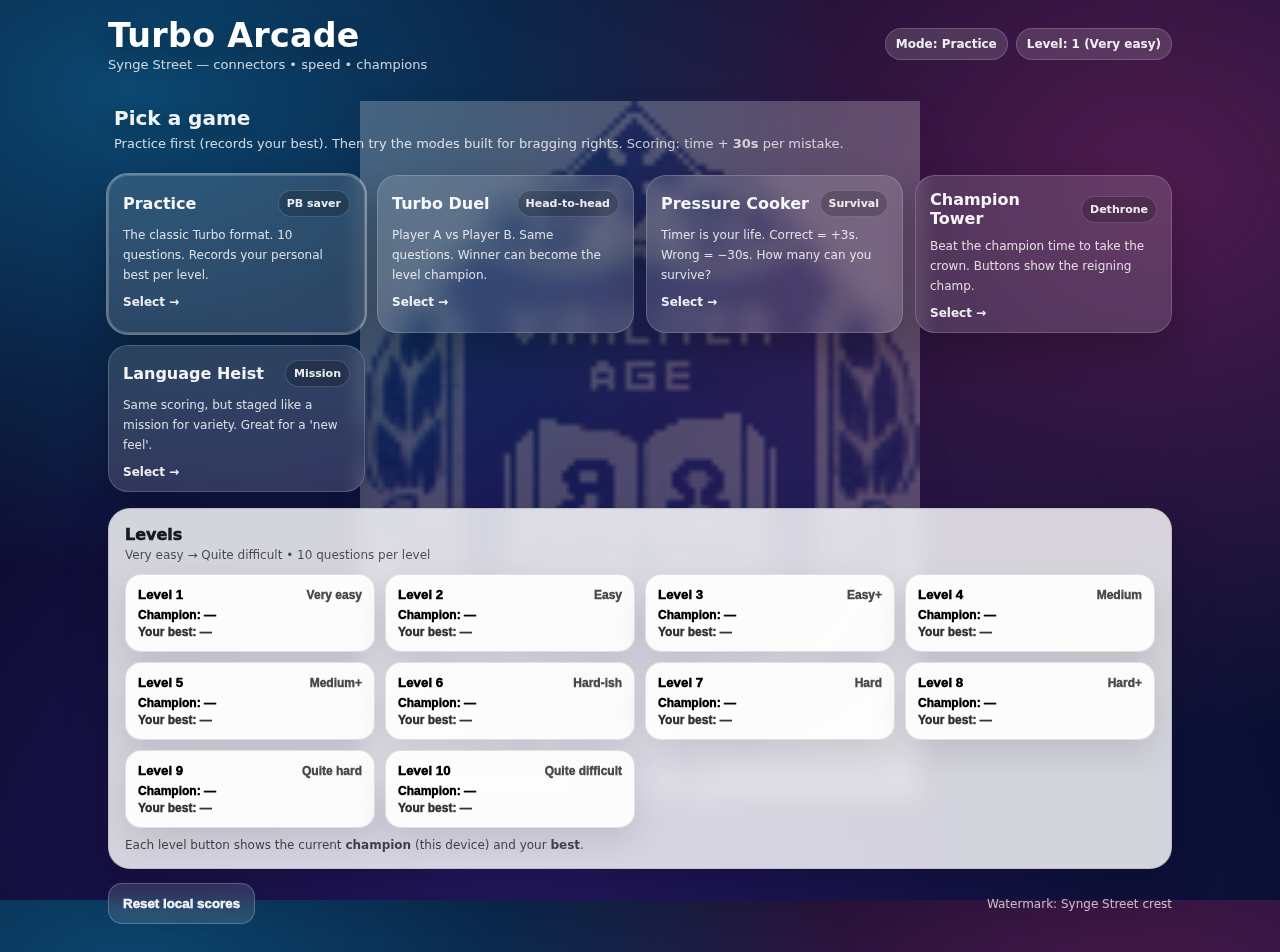
<file: index.html>
<!doctype html>
<html lang="en">
<head>
  <meta charset="utf-8" />
  <meta name="viewport" content="width=device-width,initial-scale=1" />
  <title>Turbo Arcade — Synge Street</title>
  <link rel="stylesheet" href="style.css" />
</head>
<body>
  <div id="app">
    <header class="topbar">
      <div class="brand">
        <div class="brand-title">Turbo Arcade</div>
        <div class="brand-sub">Synge Street — connectors • speed • champions</div>
      </div>

      <div class="pill-row" id="statusPills">
        <span class="pill" id="pillMode">Mode: —</span>
        <span class="pill" id="pillLevel">Level: —</span>
      </div>
    </header>

    <main class="shell">
      <!-- HOME / ARCADE -->
      <section id="screenHome" class="screen">
        <div class="hero">
          <div class="hero-title">Pick a game</div>
          <div class="hero-note">
            Practice first (records your best). Then try the modes built for bragging rights.
            <span class="small">Scoring: time + <b>30s</b> per mistake.</span>
          </div>
        </div>

        <div class="tiles" id="modeTiles"></div>

        <div class="card">
          <div class="card-title">Levels</div>
          <div class="card-sub">Very easy → Quite difficult • 10 questions per level</div>
          <div class="levels" id="levelGrid"></div>
          <div class="hint">Each level button shows the current <b>champion</b> (this device) and your <b>best</b>.</div>
        </div>

        <div class="footer">
          <button class="ghost" id="btnResetAll">Reset local scores</button>
          <span class="footer-note">Watermark: Synge Street crest</span>
        </div>
      </section>

      <!-- SETUP -->
      <section id="screenSetup" class="screen hidden">
        <div class="card">
          <div class="card-title" id="setupTitle">Setup</div>
          <div class="card-sub" id="setupSub">Enter names (for Duel) and start.</div>

          <div class="form">
            <div class="row" id="rowSoloName">
              <label>Player name</label>
              <input id="soloName" maxlength="24" placeholder="e.g., Aoife" />
            </div>

            <div class="row hidden" id="rowDuelNames">
              <div class="col">
                <label>Player A</label>
                <input id="duelNameA" maxlength="24" placeholder="e.g., Cian" />
              </div>
              <div class="col">
                <label>Player B</label>
                <input id="duelNameB" maxlength="24" placeholder="e.g., Dara" />
              </div>
            </div>

            <div class="row">
              <label>Level</label>
              <div class="segmented" id="setupLevelPicker"></div>
            </div>

            <div class="row">
              <button class="primary" id="btnStart">Start</button>
              <button class="ghost" id="btnBackHome1">Back</button>
            </div>

            <div class="mini" id="setupNote"></div>
          </div>
        </div>
      </section>

      <!-- GAME -->
      <section id="screenGame" class="screen hidden">
        <div class="gamebar">
          <div class="gamebar-left">
            <div class="badge" id="badgeStage">Stage</div>
            <div class="badge" id="badgePlayer">Player</div>
          </div>
          <div class="gamebar-right">
            <div class="timer" id="timer">0.0s</div>
            <div class="penalty" id="penalty">+0s</div>
          </div>
        </div>

        <div class="card">
          <div class="qmeta">
            <div class="qcount" id="qcount">Q 1 / 10</div>
            <div class="qdiff" id="qdiff">Very easy</div>
          </div>

          <div class="prompt" id="prompt"></div>

          <div class="options" id="options"></div>

          <div class="row">
            <button class="primary" id="btnNext">Next</button>
            <button class="ghost" id="btnQuit">Quit</button>
          </div>

          <div class="mini" id="microHint"></div>
        </div>
      </section>

      <!-- RESULTS -->
      <section id="screenResults" class="screen hidden">
        <div class="card">
          <div class="card-title" id="resultsTitle">Results</div>
          <div class="card-sub" id="resultsSub">Score breakdown</div>

          <div class="scoreline">
            <div class="scorebig" id="scoreBig">—</div>
            <div class="scoremeta" id="scoreMeta">—</div>
          </div>

          <div class="row">
            <button class="primary" id="btnPlayAgain">Play again</button>
            <button class="ghost" id="btnBackHome2">Back to Arcade</button>
          </div>

          <div class="divider"></div>
          <div class="card-title small">Feedback</div>
          <div id="feedback"></div>
        </div>
      </section>

      <!-- DUEL SUMMARY -->
      <section id="screenDuel" class="screen hidden">
        <div class="card">
          <div class="card-title" id="duelTitle">Duel result</div>
          <div class="card-sub" id="duelSub">Who wins?</div>

          <div class="duelgrid" id="duelGrid"></div>

          <div class="row">
            <button class="primary" id="btnDuelNext">Continue</button>
            <button class="ghost" id="btnBackHome3">Back to Arcade</button>
          </div>
        </div>
      </section>

    </main>
  </div>

  <script src="app.js"></script>
</body>
</html>
</file>
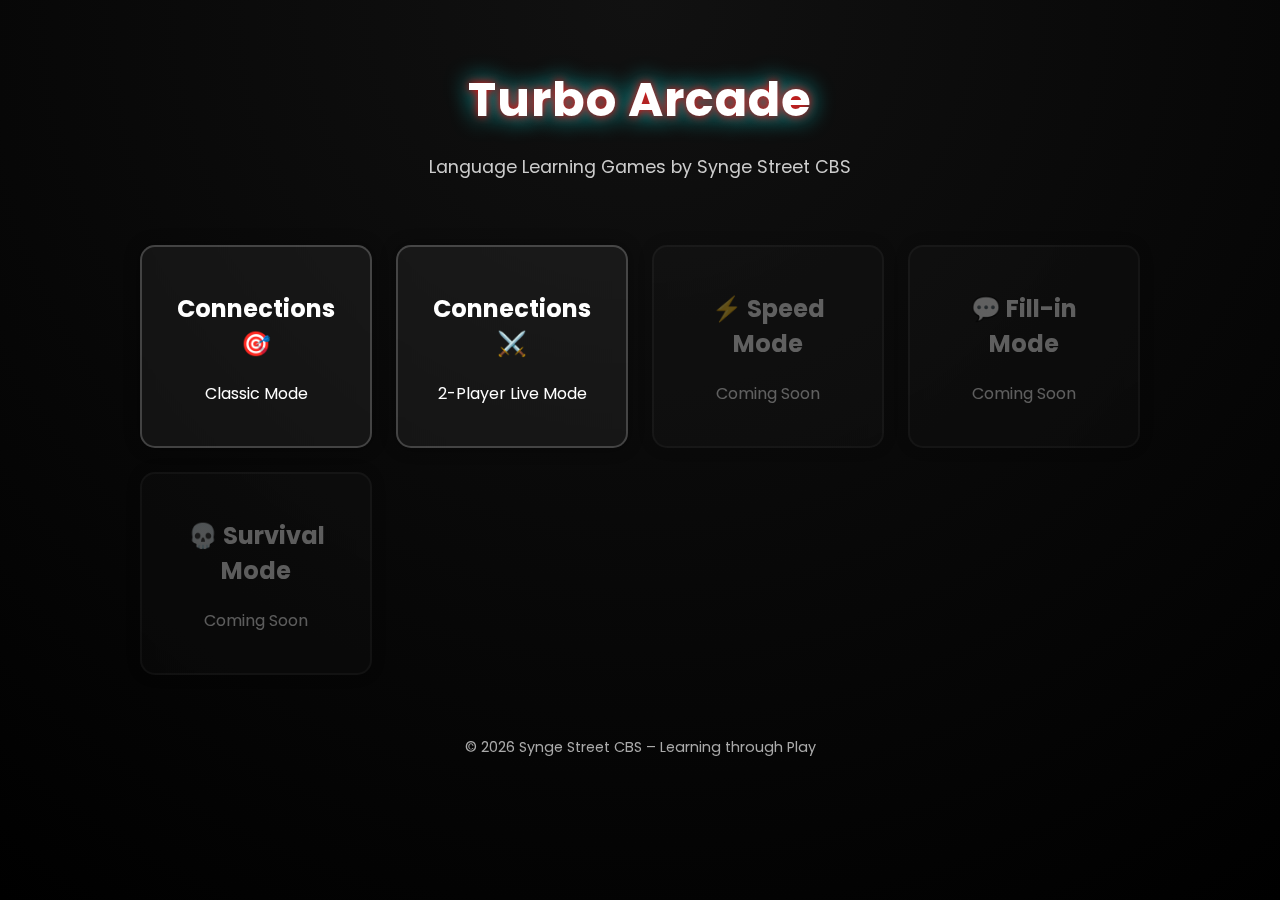
<file: turbo-arcade.html>
<!DOCTYPE html>
<html lang="en">
<head>
  <meta charset="UTF-8" />
  <meta name="viewport" content="width=device-width, initial-scale=1.0" />
  <title>Turbo Arcade – Synge Street CBS</title>
  <link rel="stylesheet" href="arcade.css" />
</head>
<body>
  <header>
    <h1>Turbo Arcade</h1>
    <p class="tagline">Language Learning Games by Synge Street CBS</p>
  </header>

  <main class="arcade-grid">
    <a href="connections.html?mode=classic" class="card">
      <h2>Connections 🎯</h2>
      <p>Classic Mode</p>
    </a>

    <a href="connections.html?mode=2p" class="card">
      <h2>Connections ⚔️</h2>
      <p>2-Player Live Mode</p>
    </a>

    <div class="card disabled">
      <h2>⚡ Speed Mode</h2>
      <p>Coming Soon</p>
    </div>

    <div class="card disabled">
      <h2>💬 Fill-in Mode</h2>
      <p>Coming Soon</p>
    </div>

    <div class="card disabled">
      <h2>💀 Survival Mode</h2>
      <p>Coming Soon</p>
    </div>
  </main>

  <footer>
    <p>© 2026 Synge Street CBS – Learning through Play</p>
  </footer>
</body>
</html>
</file>
<file: style.css>
/* Turbo Arcade — vibrant, youthful, crest watermark always visible */

:root{
  --bg1: 260 85% 56%;
  --bg2: 195 90% 50%;
  --bg3: 330 86% 58%;
  --ink: 225 18% 12%;
  --card: 0 0% 100% / 0.82;
  --card2: 0 0% 100% / 0.92;
  --stroke: 225 18% 12% / 0.12;
  --accent: 50 98% 60%;
  --accent2: 145 78% 48%;
  --danger: 6 88% 58%;
}

*{ box-sizing:border-box; }
html,body{ height:100%; }
body{
  margin:0;
  font-family: ui-sans-serif, system-ui, -apple-system, Segoe UI, Roboto, Arial, "Noto Sans", "Liberation Sans", sans-serif;
  color: hsl(var(--ink));
  overflow-x:hidden;

  /* vibrant base */
  background:
    radial-gradient(1200px 800px at 10% 10%, hsl(var(--bg2) / .35), transparent 60%),
    radial-gradient(1100px 900px at 90% 20%, hsl(var(--bg3) / .30), transparent 62%),
    radial-gradient(1200px 900px at 40% 95%, hsl(var(--bg1) / .26), transparent 65%),
    linear-gradient(135deg, hsl(240 60% 10%), hsl(230 70% 12%));
  position:relative;
}

/* Crest watermark */
body::before{
  content:"";
  position:fixed;
  inset:0;
  background-image: url("assets/crest.png");
  background-repeat:no-repeat;
  background-position:center;
  background-size: min(64vh, 560px);
  opacity:0.24; /* visible */
  filter: drop-shadow(0 14px 22px rgba(0,0,0,.22));
  pointer-events:none;
  z-index:0;
}

#app{ position:relative; z-index:1; }

.topbar{
  display:flex;
  align-items:center;
  justify-content:space-between;
  gap:12px;
  padding:16px 18px;
  max-width: 1100px;
  margin: 0 auto;
}

.brand-title{
  font-weight:900;
  letter-spacing:.3px;
  font-size: clamp(22px, 2.6vw, 34px);
  color: white;
  text-shadow: 0 10px 22px rgba(0,0,0,.35);
}
.brand-sub{
  margin-top:2px;
  font-size: 13px;
  color: rgba(255,255,255,.78);
}

.pill-row{ display:flex; gap:8px; flex-wrap:wrap; justify-content:flex-end; }
.pill{
  background: rgba(255,255,255,.14);
  border:1px solid rgba(255,255,255,.18);
  color: rgba(255,255,255,.92);
  padding: 8px 10px;
  border-radius: 999px;
  font-weight:700;
  font-size: 12px;
  backdrop-filter: blur(8px);
}

.shell{
  max-width:1100px;
  margin: 0 auto;
  padding: 8px 18px 28px;
}

.screen{ animation: pop .18s ease-out; }
.hidden{ display:none; }

@keyframes pop{
  from{ transform: translateY(6px); opacity:0; }
  to{ transform: translateY(0); opacity:1; }
}

.hero{
  padding: 10px 6px 14px;
}
.hero-title{
  font-size: 20px;
  font-weight: 900;
  color: rgba(255,255,255,.94);
  text-shadow: 0 10px 20px rgba(0,0,0,.35);
}
.hero-note{
  margin-top:6px;
  color: rgba(255,255,255,.8);
  font-size: 13px;
}
.hero-note .small{ opacity:.92; }

.tiles{
  display:grid;
  grid-template-columns: repeat( auto-fit, minmax(220px, 1fr) );
  gap: 12px;
  margin: 10px 0 16px;
}

.tile{
  background: rgba(255,255,255,.14);
  border: 1px solid rgba(255,255,255,.18);
  border-radius: 20px;
  padding: 14px 14px 12px;
  backdrop-filter: blur(10px);
  box-shadow: 0 18px 36px rgba(0,0,0,.22);
  cursor:pointer;
  transition: transform .12s ease, box-shadow .12s ease;
}
.tile:hover{ transform: translateY(-2px); box-shadow: 0 22px 42px rgba(0,0,0,.26); }
.tile.active{
  outline: 2px solid rgba(255,255,255,.38);
}
.tile-title{
  display:flex; align-items:center; justify-content:space-between;
  gap:10px;
  font-weight:900;
  color: rgba(255,255,255,.95);
}
.tile-tag{
  font-size: 11px;
  font-weight:900;
  padding: 6px 8px;
  border-radius: 999px;
  background: rgba(0,0,0,.20);
  border:1px solid rgba(255,255,255,.16);
  color: rgba(255,255,255,.9);
}
.tile-desc{
  margin-top:8px;
  font-size: 12px;
  line-height: 1.25rem;
  color: rgba(255,255,255,.82);
}
.tile-cta{
  margin-top:10px;
  display:flex; gap:8px; align-items:center;
  color: rgba(255,255,255,.92);
  font-weight:900;
  font-size: 12px;
}

.card{
  background: hsla(var(--card));
  border: 1px solid hsla(var(--stroke));
  border-radius: 22px;
  padding: 16px;
  box-shadow: 0 18px 46px rgba(0,0,0,.22);
  backdrop-filter: blur(10px);
}

.card-title{
  font-weight: 950;
  font-size: 16px;
}
.card-title.small{ font-size: 14px; }
.card-sub{
  margin-top:4px;
  font-size: 12px;
  opacity:.75;
}
.hint{
  margin-top:10px;
  font-size: 12px;
  opacity:.8;
}

.levels{
  margin-top: 12px;
  display:grid;
  grid-template-columns: repeat( auto-fit, minmax(220px, 1fr) );
  gap: 10px;
}

.levelbtn{
  text-align:left;
  background: hsla(var(--card2));
  border:1px solid hsla(var(--stroke));
  border-radius: 16px;
  padding: 12px 12px;
  cursor:pointer;
  transition: transform .12s ease, box-shadow .12s ease;
  box-shadow: 0 14px 34px rgba(0,0,0,.10);
}
.levelbtn:hover{ transform: translateY(-2px); box-shadow: 0 18px 40px rgba(0,0,0,.14); }
.level-top{
  display:flex; justify-content:space-between; align-items:baseline; gap:10px;
}
.level-name{ font-weight: 950; }
.level-diff{ font-size: 12px; opacity:.7; }
.level-champ{ margin-top:6px; font-size: 12px; }
.level-champ b{ font-weight: 950; }
.level-best{ margin-top:3px; font-size: 12px; opacity:.8; }

.footer{
  margin-top: 14px;
  display:flex;
  align-items:center;
  justify-content:space-between;
  gap:10px;
}
.footer-note{
  color: rgba(255,255,255,.75);
  font-size: 12px;
}

button{
  border:0;
  border-radius: 14px;
  padding: 12px 14px;
  font-weight: 950;
  cursor:pointer;
}
.primary{
  background: linear-gradient(135deg, hsl(var(--accent)), hsl(var(--accent2)));
  box-shadow: 0 14px 34px rgba(0,0,0,.18);
}
.ghost{
  background: rgba(255,255,255,.12);
  border: 1px solid rgba(255,255,255,.22);
  color: rgba(255,255,255,.92);
  backdrop-filter: blur(10px);
}
.primary:active, .ghost:active{ transform: translateY(1px); }

.form{ margin-top: 12px; display:flex; flex-direction:column; gap: 10px; }
.row{ display:flex; gap: 10px; align-items:center; flex-wrap:wrap; }
.col{ flex:1 1 220px; display:flex; flex-direction:column; gap:6px; }
label{ font-size: 12px; font-weight: 900; opacity:.75; }
input{
  width: min(420px, 100%);
  padding: 12px 12px;
  border-radius: 14px;
  border: 1px solid hsla(var(--stroke));
  background: rgba(255,255,255,.92);
  font-weight: 800;
  font-size: 14px;
  outline:none;
}
input:focus{ box-shadow: 0 0 0 3px rgba(255,255,255,.25); }

.segmented{
  display:flex;
  gap:8px;
  flex-wrap:wrap;
}
.segbtn{
  padding: 10px 10px;
  border-radius: 999px;
  background: rgba(0,0,0,.08);
  border: 1px solid hsla(var(--stroke));
  font-weight: 950;
  cursor:pointer;
}
.segbtn.active{
  background: linear-gradient(135deg, hsl(var(--accent)), hsl(var(--accent2)));
}

.gamebar{
  display:flex;
  justify-content:space-between;
  align-items:center;
  gap:10px;
  margin: 8px 0 12px;
}
.badge{
  padding: 10px 12px;
  border-radius: 999px;
  background: rgba(255,255,255,.14);
  border: 1px solid rgba(255,255,255,.20);
  color: rgba(255,255,255,.92);
  font-weight: 950;
  backdrop-filter: blur(10px);
}
.timer{
  font-weight: 950;
  font-size: 18px;
  color: rgba(255,255,255,.96);
  text-shadow: 0 12px 22px rgba(0,0,0,.28);
}
.penalty{
  font-weight: 950;
  font-size: 12px;
  color: rgba(255,255,255,.86);
  opacity: .92;
}

.qmeta{ display:flex; justify-content:space-between; align-items:baseline; gap:10px; }
.qcount{ font-weight: 950; }
.qdiff{ font-size: 12px; opacity:.75; }

.prompt{
  margin: 12px 0 10px;
  font-weight: 950;
  font-size: 16px;
  line-height: 1.25rem;
}
.options{
  display:grid;
  grid-template-columns: 1fr;
  gap: 10px;
}
.opt{
  background: rgba(0,0,0,.05);
  border: 1px solid hsla(var(--stroke));
  border-radius: 16px;
  padding: 12px 12px;
  cursor:pointer;
  font-weight: 900;
}
.opt.selected{
  outline: 2px solid rgba(0,0,0,.25);
  background: rgba(0,0,0,.08);
}
.mini{ font-size: 12px; opacity:.75; margin-top: 6px; }

.divider{ height:1px; background: hsla(var(--stroke)); margin: 14px 0; }

.scoreline{
  margin-top: 12px;
  display:flex;
  align-items:baseline;
  justify-content:space-between;
  gap:12px;
  flex-wrap:wrap;
}
.scorebig{
  font-weight: 1000;
  font-size: 30px;
}
.scoremeta{ font-size: 12px; opacity:.78; }

.feeditem{
  padding: 10px 10px;
  border-radius: 16px;
  background: rgba(0,0,0,.04);
  border: 1px solid hsla(var(--stroke));
  margin-top: 10px;
}
.feedtop{
  display:flex; justify-content:space-between; gap:10px; flex-wrap:wrap;
  font-weight: 950;
}
.feedq{ opacity:.92; }
.feedok{ color: hsl(var(--accent2)); }
.feedbad{ color: hsl(var(--danger)); }
.feedsub{
  margin-top:6px;
  font-size: 12px;
  opacity:.8;
  line-height: 1.25rem;
}
.duelgrid{
  display:grid;
  grid-template-columns: repeat(auto-fit, minmax(240px, 1fr));
  gap: 10px;
  margin: 12px 0;
}
.duelcard{
  padding: 12px;
  border-radius: 18px;
  background: rgba(0,0,0,.04);
  border: 1px solid hsla(var(--stroke));
}
.duelname{ font-weight: 1000; font-size: 16px; }
.duelscore{ margin-top: 6px; font-weight: 950; }
.duelsmall{ margin-top: 2px; font-size: 12px; opacity:.75; }

@media (max-width: 560px){
  .topbar{ flex-direction:column; align-items:flex-start; }
  .pill-row{ justify-content:flex-start; }
}
</file>
<file: arcade.css>
@import url('https://fonts.googleapis.com/css2?family=Poppins:wght@400;600&display=swap');

body {
  margin: 0;
  font-family: 'Poppins', sans-serif;
  color: #fff;
  background: radial-gradient(circle at top, #111 0%, #000 100%);
  min-height: 100vh;
  overflow-x: hidden;
  display: flex;
  flex-direction: column;
  align-items: center;
  justify-content: flex-start;
  position: relative;
}

/* --- crest watermark --- */
body::before {
  content: "";
  position: fixed;
  inset: 0;
  background: url("https://github.com/seanmc114/Connections/blob/main/crest.png?raw=true")
              no-repeat center center;
  background-size: 45vmin;
  opacity: 0.08;
  pointer-events: none;
  z-index: 0;
}

header {
  text-align: center;
  margin-top: 2rem;
  z-index: 1;
}

h1 {
  font-size: 3rem;
  letter-spacing: 1px;
  text-shadow: 0 0 10px #f00, 0 0 25px #0ff;
  margin-bottom: 0.3rem;
}

.tagline {
  font-size: 1.1rem;
  color: #ccc;
}

.arcade-grid {
  display: grid;
  grid-template-columns: repeat(auto-fit, minmax(220px, 1fr));
  gap: 1.5rem;
  width: 90%;
  max-width: 1000px;
  margin: 3rem auto;
  z-index: 1;
}

.card {
  background: rgba(255, 255, 255, 0.05);
  border: 2px solid rgba(255, 255, 255, 0.2);
  border-radius: 15px;
  padding: 1.5rem;
  text-decoration: none;
  color: #fff;
  text-align: center;
  transition: all 0.3s ease;
  backdrop-filter: blur(6px);
  box-shadow: 0 0 15px rgba(0, 0, 0, 0.4);
}

.card:hover {
  transform: translateY(-6px);
  border-color: #0ff;
  box-shadow: 0 0 25px #0ff;
}

.card.disabled {
  opacity: 0.35;
  cursor: default;
  border-color: rgba(255, 255, 255, 0.1);
}

footer {
  text-align: center;
  font-size: 0.9rem;
  color: #aaa;
  margin-bottom: 1rem;
  z-index: 1;
}
</file>
